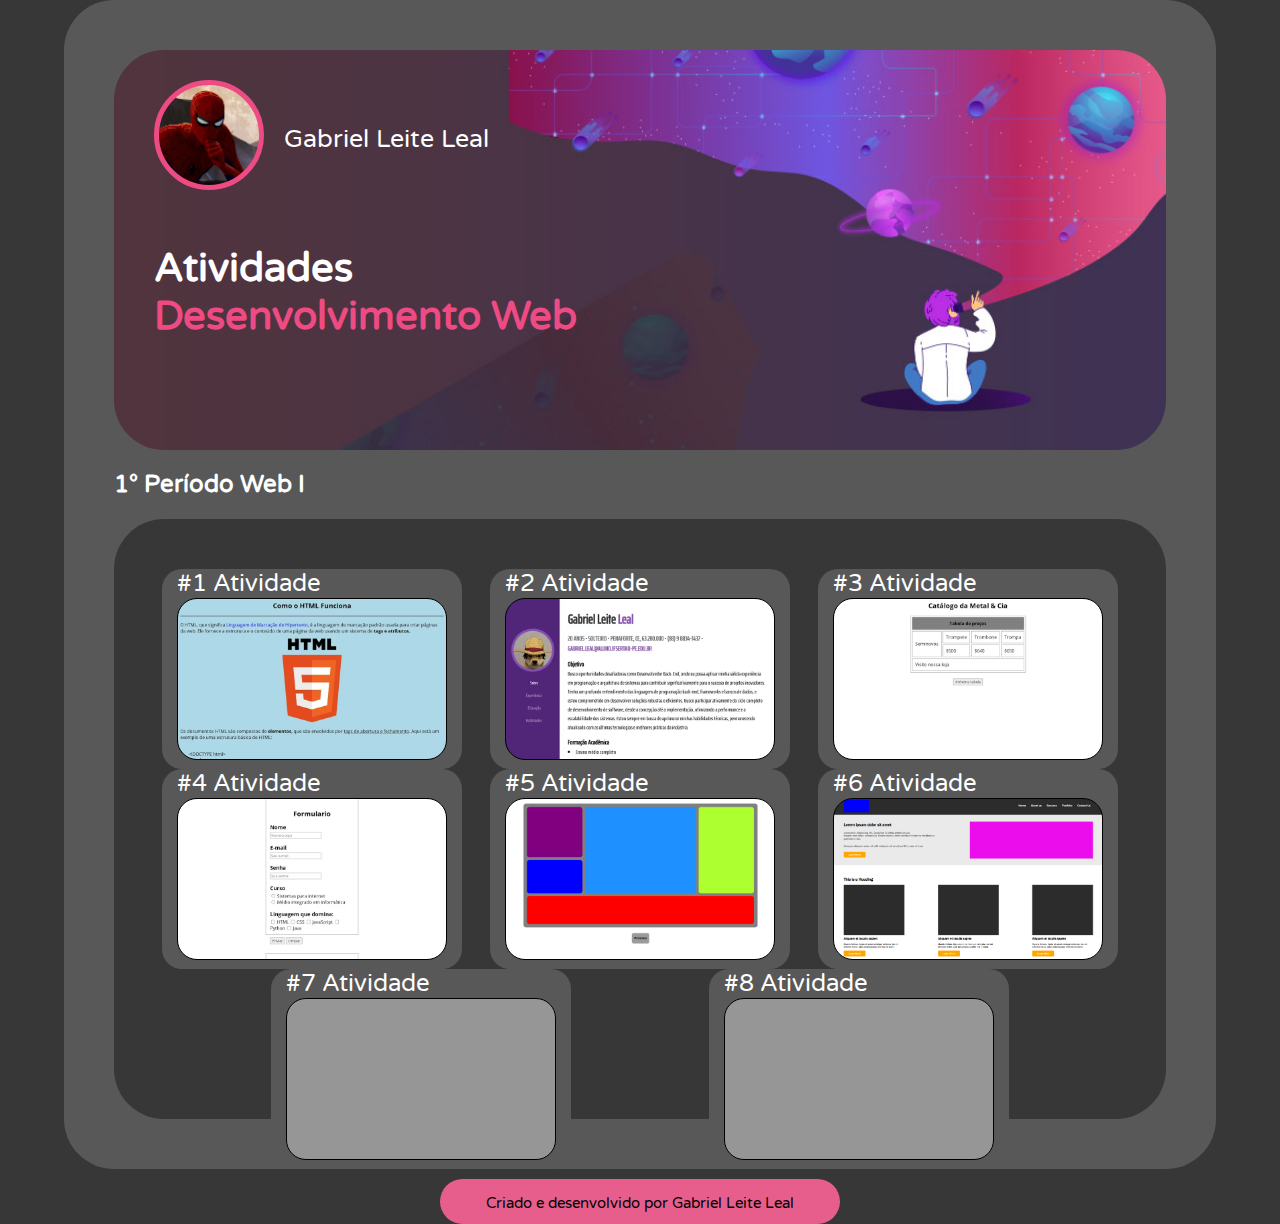
<file: index.html>
<!DOCTYPE html>
<html lang="en">

<head>
    <meta charset="UTF-8">
    <meta name="viewport" content="width=device-width, initial-scale=1.0">
    <link href="Template_atividades/index_style.css" rel="stylesheet" type="text/css">
    <title>Página Inicial</title>
</head>

<body>


    <!--<header class="header">Pivete é Sal</header>-->

    <div class="main">

        <div class="background">
            <div class="img-perfil"></div>
            <span>Gabriel Leite Leal</span>
            <h3>Atividades</h3>
            <h3><span>Desenvolvimento Web</span></h3>
        </div>

        <section class="section">

            <h2>1° Período Web I</h2>

            <main class="content">
                <div class="div1">
                    <h2 class="title-content">#1 Atividade</h2>
                    <a href="Template_atividades/Atividades/Atividade 1/index.html" target="_blank">
                        <div class="image-content"></div>
                    </a>
                </div>
                <div class="div2">
                    <h2 class="title-content">#2 Atividade</h2>
                    <a href="Template_atividades/Atividades/Atividade 2 - Curriculo/index.html" target="_blank">
                        <div class="image-content"></div>
                    </a>
                </div>
                <div class="div3">
                    <h2 class="title-content">#3 Atividade</h2>
                    <a href="Template_atividades/Atividades/Atividade 3/index.html" target="_blank">
                        <div class="image-content"></div>
                    </a>
                </div>
                <div class="div4">
                    <h2 class="title-content">#4 Atividade</h2>
                    <a href="Template_atividades/Atividades/Atividade 4 - Formulário/index.html" target="_blank">
                        <div class="image-content"></div>
                    </a>
                </div>
                <div class="div5">
                    <h2 class="title-content">#5 Atividade</h2>
                    <a href="Template_atividades/Atividades/Atividade 5 - Flexbox/At1/index.html" target="_blank">
                        <div class="image-content"></div>
                    </a>
                </div>
                <div class="div6">
                    <h2 class="title-content">#6 Atividade</h2>
                    <a href="Template_atividades/Atividades/Atividade 6 - Layout/index.html" target="_blank">
                        <div class="image-content"></div>
                    </a>
                </div>
                <div class="div7">
                    <h2 class="title-content">#7 Atividade</h2>
                    <a href="" target="_blank">
                        <div class="image-content"></div>
                    </a>
                </div>
                <div class="div8">
                    <h2 class="title-content">#8 Atividade</h2>
                    <a href="" target="_blank">
                        <div class="image-content"></div>
                    </a>
                </div>
            </main>
        </section>
    </div>

    <footer class="footer">Criado e desenvolvido por Gabriel Leite Leal</footer>

</body>

</html>
</file>
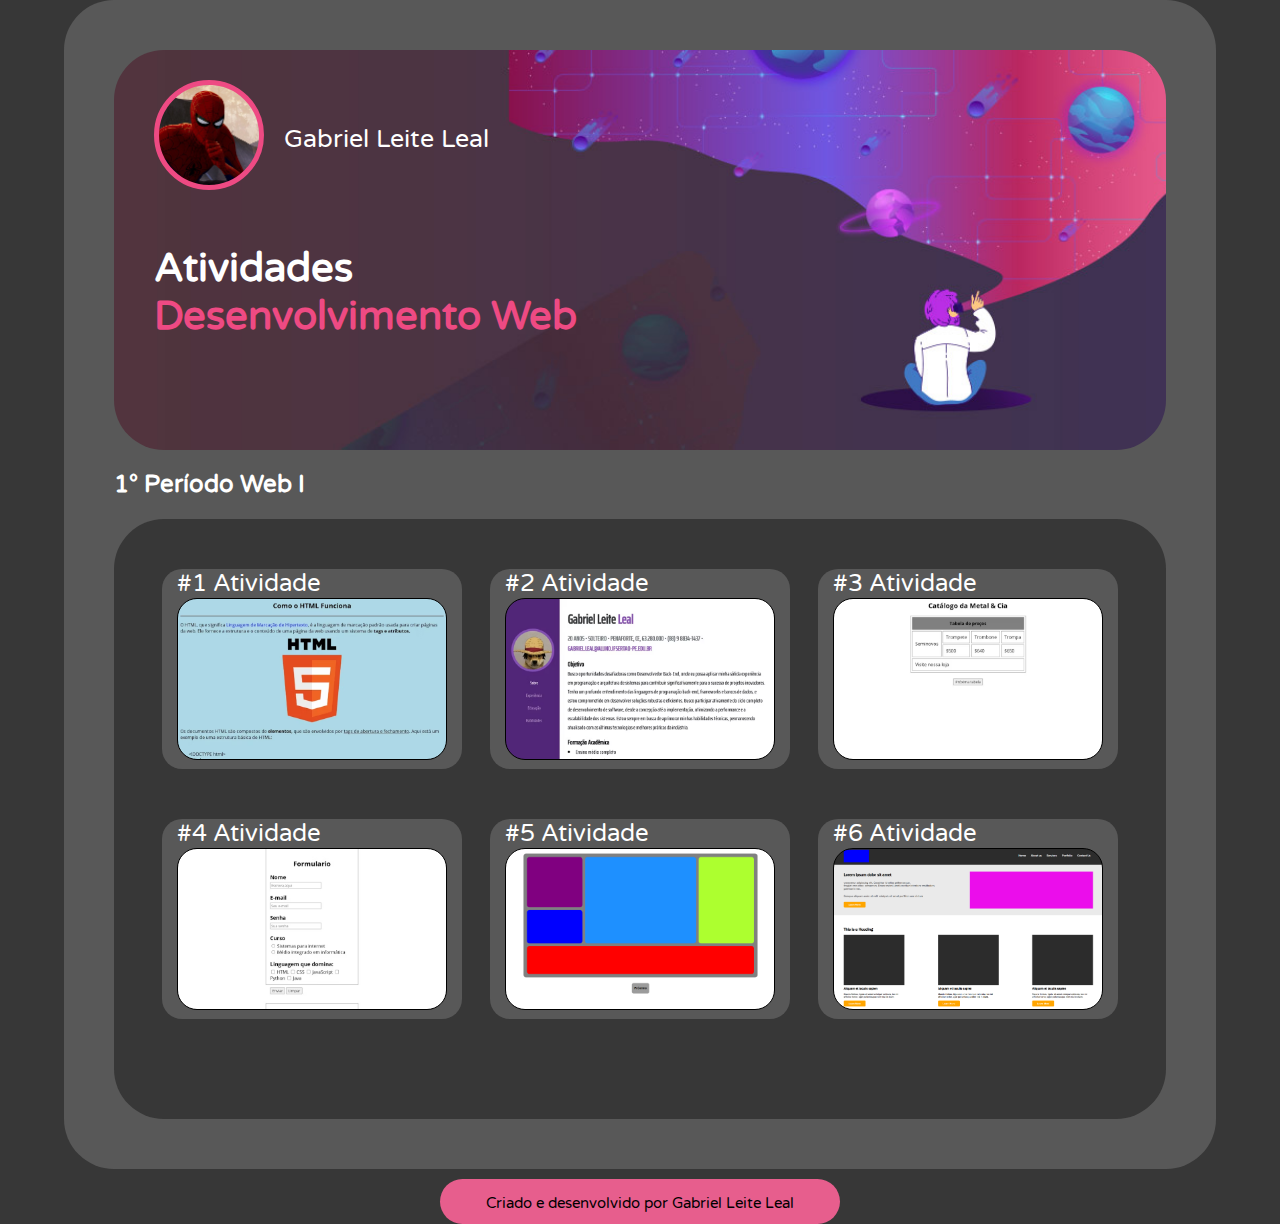
<file: Template_atividades/index.html>
<!DOCTYPE html>
<html lang="en">

<head>
    <meta charset="UTF-8">
    <meta name="viewport" content="width=device-width, initial-scale=1.0">
    <link href="index_style.css" rel="stylesheet" type="text/css">
    <title>Página Inicial</title>
</head>

<body>


    <!--<header class="header">Pivete é Sal</header>-->

    <div class="main">

        <div class="background">
            <div class="img-perfil"></div>
            <span>Gabriel Leite Leal</span>
            <h3>Atividades</h3>
            <h3><span>Desenvolvimento Web</span></h3>
        </div>

        <section class="section">

            <h2>1° Período Web I</h2>

            <main class="content">
                <div class="div1">
                    <h2 class="title-content">#1 Atividade</h2>
                    <a href="Atividades/Atividade 1/index.html" target="_blank">
                        <div class="image-content"></div>
                    </a>
                </div>
                <div class="div2">
                    <h2 class="title-content">#2 Atividade</h2>
                    <a href="Atividades/Atividade 2 - Curriculo/index.html" target="_blank">
                        <div class="image-content"></div>
                    </a>
                </div>
                <div class="div3">
                    <h2 class="title-content">#3 Atividade</h2>
                    <a href="Atividades/Atividade 3/index.html" target="_blank">
                        <div class="image-content"></div>
                    </a>
                </div>
                <div class="div4">
                    <h2 class="title-content">#4 Atividade</h2>
                    <a href="Atividades/Atividade 4 - Formulário/index.html" target="_blank">
                        <div class="image-content"></div>
                    </a>
                </div>
                <div class="div5">
                    <h2 class="title-content">#5 Atividade</h2>
                    <a href="" target="_blank">
                        <div class="image-content"></div>
                    </a>
                </div>
                <div class="div6">
                    <h2 class="title-content">#6 Atividade</h2>
                    <a href="" target="_blank">
                        <div class="image-content"></div>
                    </a>
                </div>
            </main>
        </section>
    </div>

    <footer class="footer">Criado e desenvolvido por Gabriel Leite Leal</footer>

</body>

</html>
</file>
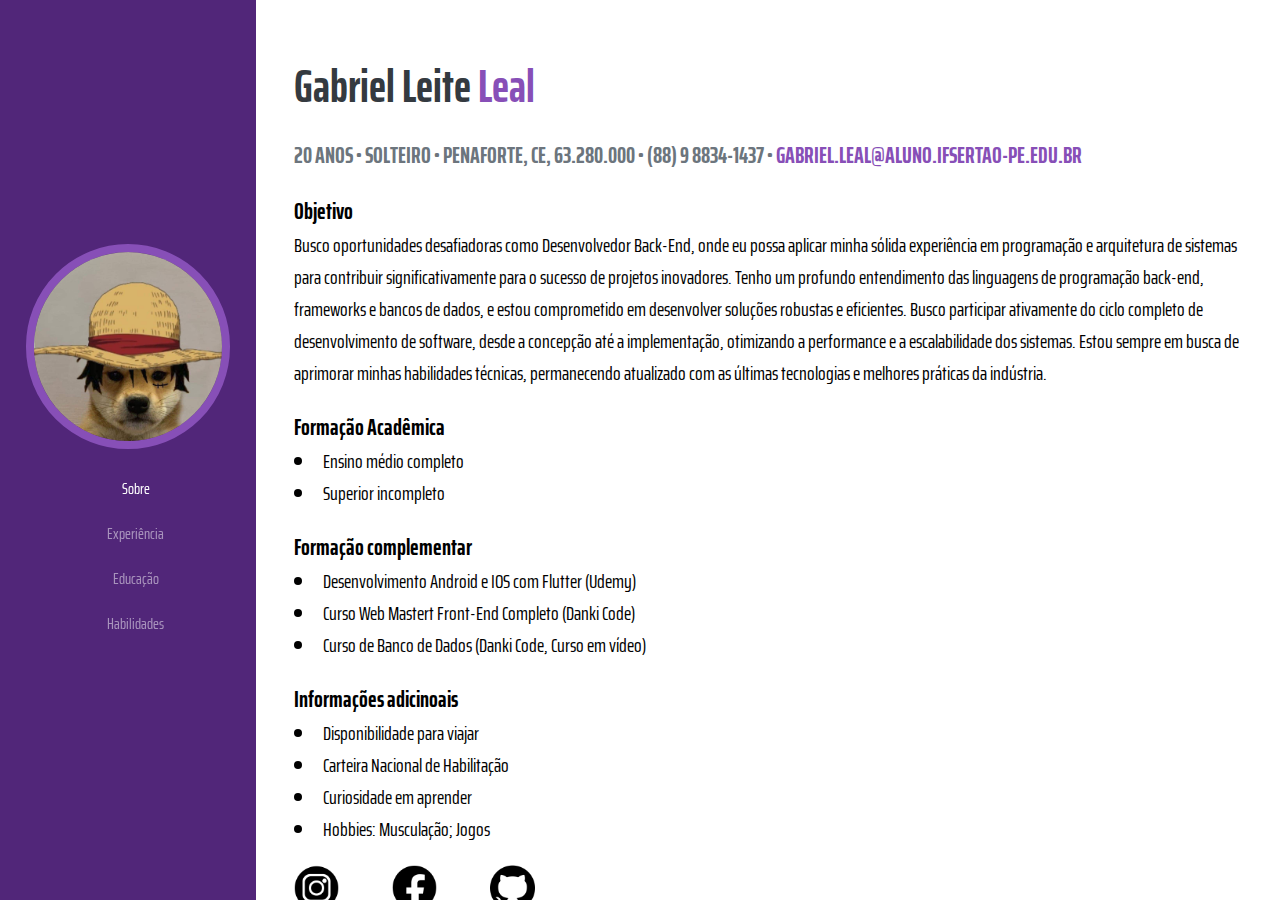
<file: Template_atividades/Atividades/Atividade 2 - Curriculo/index.html>
<!DOCTYPE html>
<html lang="en">
    <head>
        <meta charset="utf-8">
        <link href="index_style.css" type="text/css" rel="stylesheet">
        <link rel="preconnect" href="https://fonts.googleapis.com">
        <link rel="preconnect" href="https://fonts.gstatic.com" crossorigin>
        <link href="https://fonts.googleapis.com/css2?family=Saira+Extra+Condensed:wght@500&display=swap" rel="stylesheet">
    </head>

    <body>

        <div class="parent">

            <div class="sidebar">

                <div class="sidebar-pos">

                    <div class="img-sidebar">
                        <img src="images/Dog Luffy.jpg">
                    </div><!--Img-->

                    <div class="menu">
                        <span>Sobre</span>
                        <a href="#" target="_blank">Experiência</a>
                        <a href="#" target="_blank">Educação</a>
                        <a href="#" target="_blank">Habilidades</a>
                    </div><!--Menu-->

                </div><!--SideBar-Pos-->
                
            </div><!--Sidebar-->

            <div class="content">

                <section class="description">

                    <h2>Gabriel Leite <span>Leal</span></h2>
                    <h3>20 ANOS • SOLTEIRO • PENAFORTE, CE, 63.280.000 • (88) 9 8834-1437 • <a href="mailto:gabriel.leal@aluno.ifsertao-pe.edu.br" target="_blank">GABRIEL.LEAL@ALUNO.IFSERTAO-PE.EDU.BR</a></h3>
                    <h4 class="sub-title">Objetivo</h4>
                    <p>
                        Busco oportunidades desafiadoras como Desenvolvedor Back-End, onde eu possa aplicar minha sólida experiência 
                        em programação e arquitetura de sistemas para contribuir significativamente para o sucesso de projetos inovadores. 
                        Tenho um profundo entendimento das linguagens de programação back-end, frameworks e bancos de dados, e estou 
                        comprometido em desenvolver soluções robustas e eficientes. Busco participar ativamente do ciclo completo de 
                        desenvolvimento de software, desde a concepção até a implementação, otimizando a performance e a escalabilidade 
                        dos sistemas. Estou sempre em busca de aprimorar minhas habilidades técnicas, permanecendo atualizado com as 
                        últimas tecnologias e melhores práticas da indústria.
                    </p>

                    <h4 class="sub-title">Formação Acadêmica</h4>
                    <ul>
                        <li>Ensino médio completo</li>
                        <li>Superior incompleto</li>
                    </ul>

                    <h4 class="sub-title">Formação complementar</h4>
                    <ul>
                        <li>Desenvolvimento Android e IOS com Flutter (Udemy)</li>
                        <li>Curso Web Mastert Front-End Completo (Danki Code)</li>
                        <li>Curso de Banco de Dados (Danki Code, Curso em vídeo)</li>
                    </ul>

                    <h4 class="sub-title">Informações adicinoais</h4>
                    <ul>
                        <li>Disponibilidade para viajar</li>
                        <li>Carteira Nacional de Habilitação</li>
                        <li>Curiosidade em aprender</li>
                        <li>Hobbies: Musculação; Jogos</li>
                    </ul>

                    <div class="icons">
                        <div class="insta">
                            <a href="https://www.instagram.com/gabrielleiteleal?igsh=MThvM3NkcmZodHA0Mg==" target="_blank"><img src="images/instagram.png"></a>
                        </div>
                        <div class="face">
                            <a href="#" target="_blank"><img src="images/facebook.png"></a>
                        </div>
                        <div class="git">
                            <a href="https://github.com/Gabriellealleite" target="_blank"><img src="images/github.png"></a>
                        </div>
                    </div><!--Icons-->

                    <h4 class="sub-title">Skills</h4>
                    <div class="skills">
                        <span>Python</span>
                        <span>•</span>
                        <span>Java</span>
                        <span>•</span>
                        <span>JavaScript</span>
                        <span>•</span>
                        <span>MySQL</span>
                        <span>•</span>
                        <span>Firebase</span>
                        <span>•</span>
                        <span>MongoDB</span>
                        <span>•</span>
                        <span>Cyber Security</span>
                        <span>•</span>
                        <span>HTML5</span>
                        <span>•</span>
                        <span>CSS3</span>
                        <span>•</span>
                        <span>Git</span>
                    </div><!--Skills-->

                </section><!--Description-->

            </div><!--Content-->

        </div><!--Parent-->

    </body>
</html>
</file>
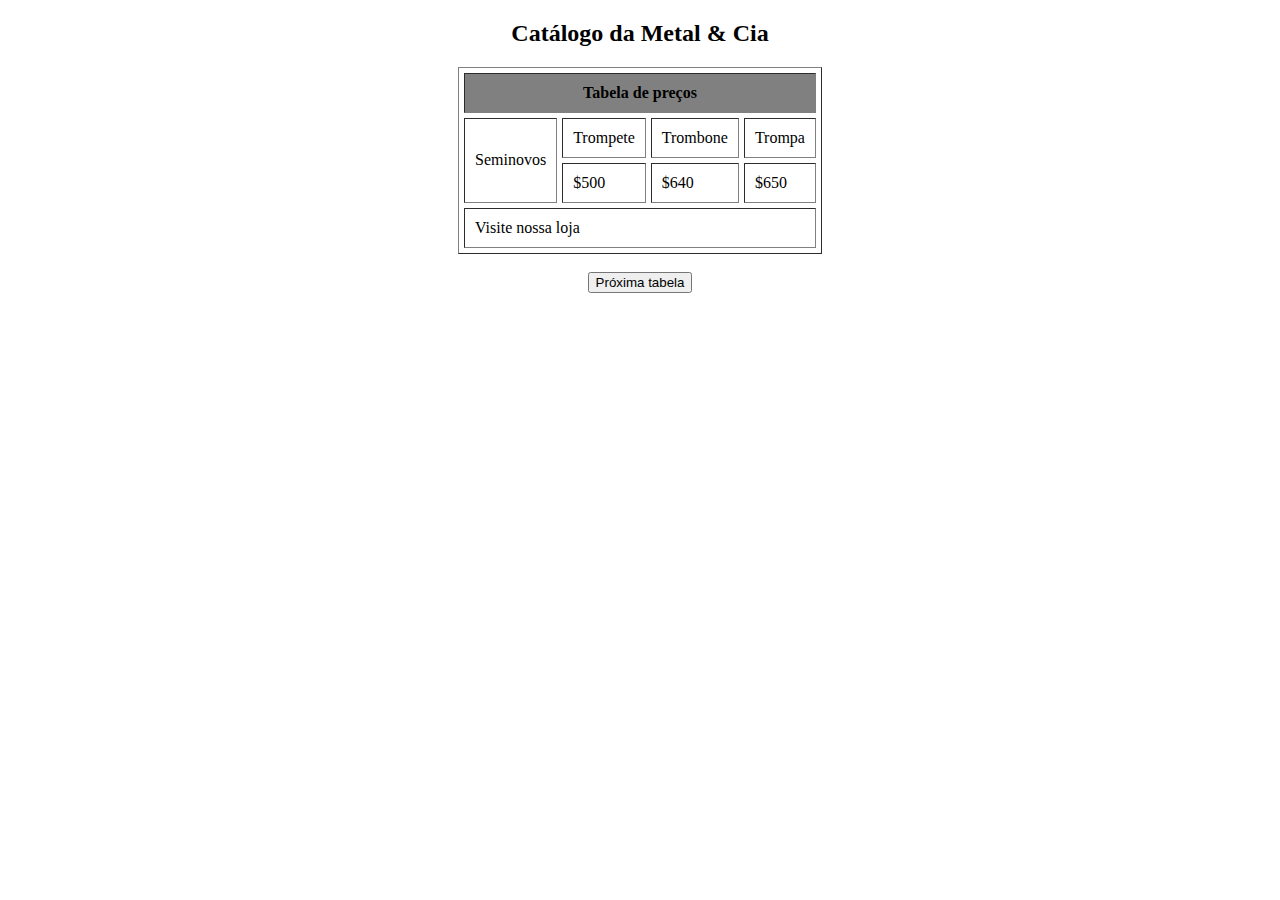
<file: Template_atividades/Atividades/Atividade 3/index.html>
<!DOCTYPE html>
<html lang="en">
<head>
    <meta charset="UTF-8">
    <meta http-equiv="X-UA-Compatible" content="IE=edge">
    <meta name="viewport" content="width=device-width, initial-scale=1.0">
    <title>Tabela 1</title>
</head>
<body align="center">
    

    <h2>Catálogo da Metal & Cia</h2>
    <table border="1" align="center" cellspacing="5" cellpadding="10">
        <tr>
            <th colspan="4" bgcolor="gray">Tabela de preços</th>
        </tr>
        <tr>
            <td rowspan="2">Seminovos</td>
            <td>Trompete</td>
            <td>Trombone</td>
            <td>Trompa</td>
        </tr>
        <tr>
            <td align="left">$500</td>
            <td align="left">$640</td>
            <td align="left">$650</td>
        </tr>
        <tr>
            <td colspan="4" align="left">Visite nossa loja</td>
        </tr>
    </table>

    <br>
    <center>
        <a href="tabela2.html"><input type="button" value="Próxima tabela" ></a>
    </center>
    
</body>
</html>
</file>
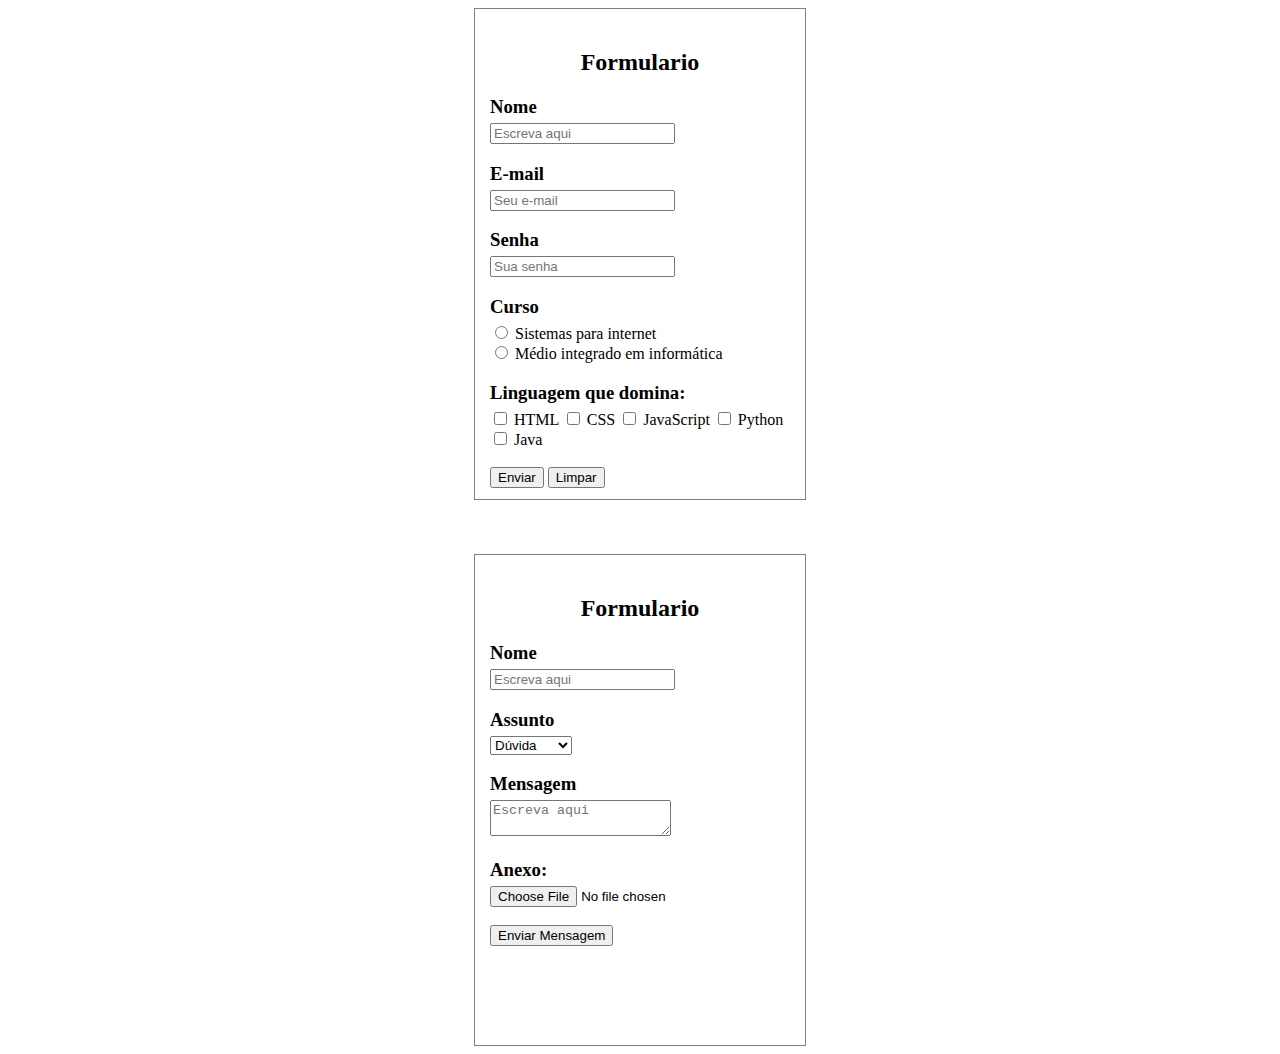
<file: Template_atividades/Atividades/Atividade 4 - Formulário/index.html>
<!DOCTYPE html>
<html lang="en">
    <head>
        <meta charset="UTF-8">
        <meta name="viewport" content="width=device-width, initial-scale=1.0">
        <link href="">
        <title>Formulário</title>
    </head>

    <body>

        <center>

            <form align="left" style="width: 300px; height: 450px; border: 1px solid gray; padding-left: 30px; padding: 20px 15px;">
                <h2 align="center">Formulario</h2>

                <h3 style="margin-bottom: 5px;">Nome</h3>
                <input type="text" placeholder="Escreva aqui">

                <h3 style="margin-bottom: 5px;">E-mail</h3>
                <input type="email" placeholder="Seu e-mail">

                <h3 style="margin-bottom: 5px;">Senha</h3>
                <input type="password" placeholder="Sua senha">

                <h3 style="margin-bottom: 5px;">Curso</h3>
                <input type="radio" name="radio">
                <span>Sistemas para internet</span>


                <br>
                <input type="radio" name="radio">
                <span>Médio integrado em informática</span>


                <h3 style="margin-bottom: 5px;">Linguagem que domina:</h3>
                <input type="checkbox">
                <span>HTML</span>
                <input type="checkbox">
                <span>CSS</span>
                <input type="checkbox">
                <span>JavaScript</span>
                <input type="checkbox">
                <span>Python</span>
                <input type="checkbox">
                <span>Java</span>
                <br>
                <br>

                <input type="submit" value="Enviar">
                <input type="reset" value="Limpar">

            </form>  

        </center><!--Center Form 1-->

        <br>
        <br>
        <br>

        <center>

            <form align="left" style="width: 300px; height: 450px; border: 1px solid gray; padding-left: 30px; padding: 20px 15px;">
                <h2 align="center">Formulario</h2>

                <h3 style="margin-bottom: 5px;">Nome</h3>
                <input type="text" placeholder="Escreva aqui">

                <h3 style="margin-bottom: 5px;">Assunto</h3>
                <select>
                    <option>Dúvida</option>
                    <option>Assunto 2</option>
                    <option>Assunto 3</option>
                </select>

                <h3 style="margin-bottom: 5px;">Mensagem</h3>
                <textarea placeholder="Escreva aqui"></textarea>


                <h3 style="margin-bottom: 5px;">Anexo:</h3>
                <input type="file">
                <br>
                <br>

                <input type="submit" value="Enviar Mensagem">

            </form>  

        </center><!--Center Form 2-->
          
    </body>
</html>
</file>
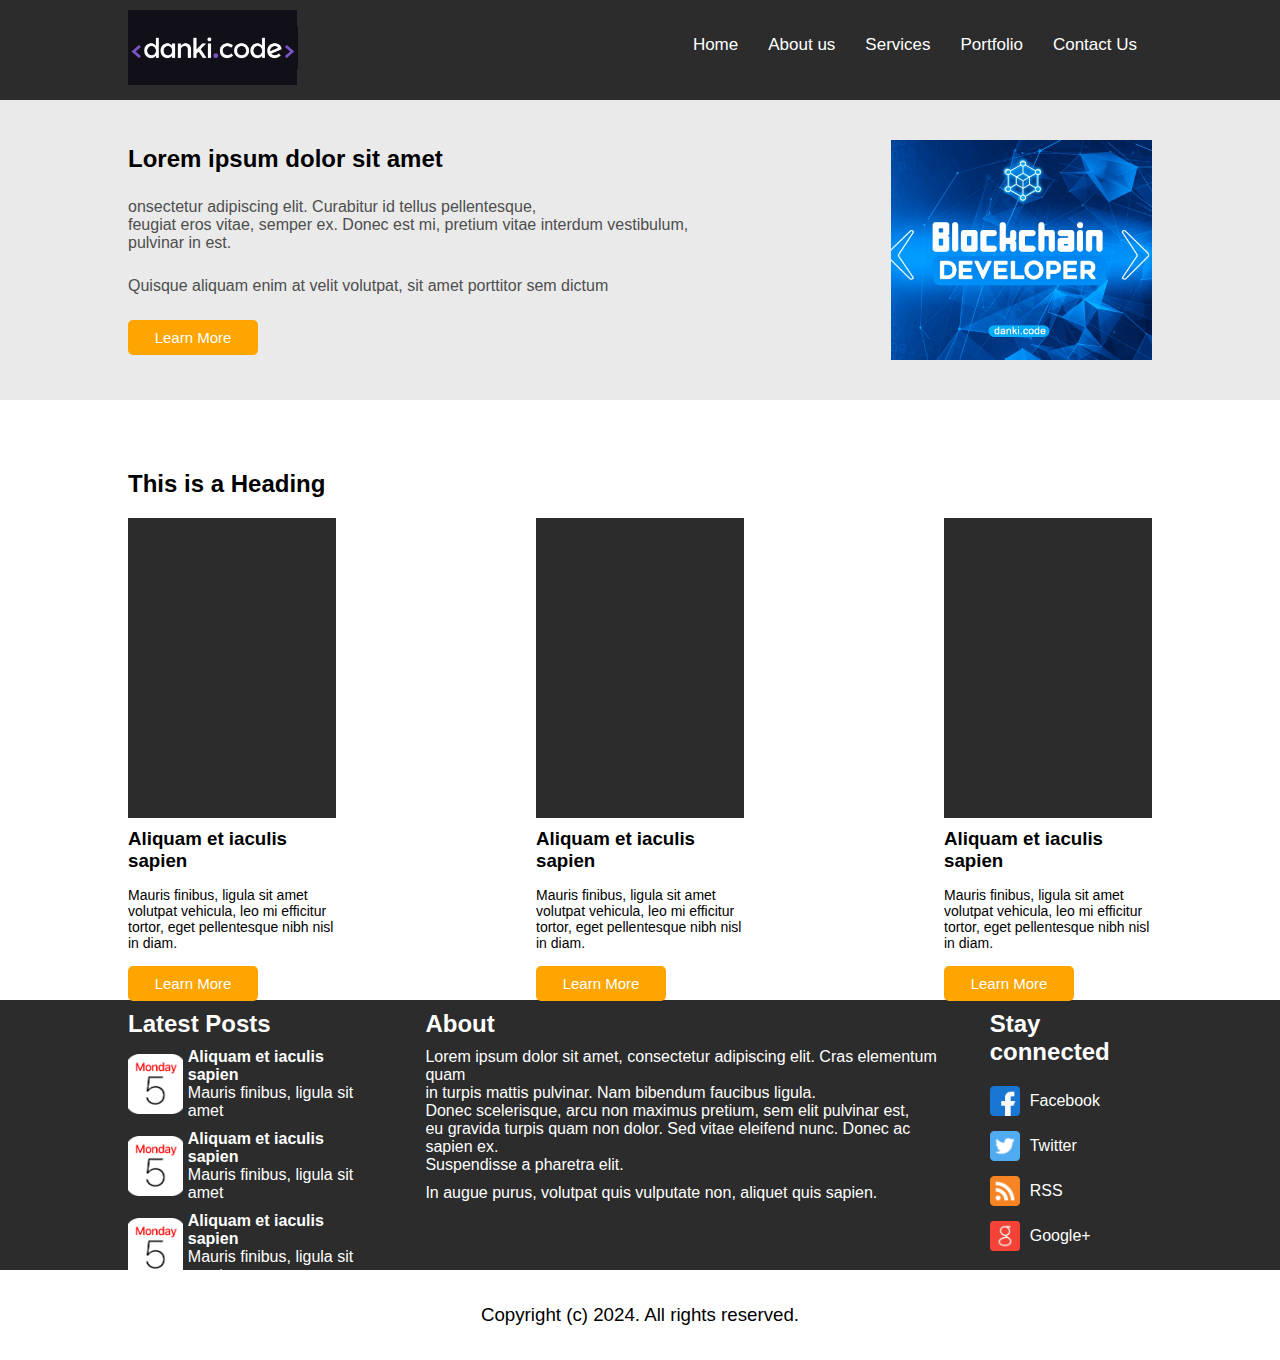
<file: Template_atividades/Atividades/Atividade 6 - Layout/index.html>
<!DOCTYPE html>
<html lang="pt-BR">

<head>
    <meta charset="UTF-8">
    <meta name="viewport" content="width=device-width, initial-scale=1.0">
    <link href="index_style.css" rel="stylesheet">
    <title>Layout</title>
</head>

<body>

    <div class="container">
        <header>
            <div class="logo"></div>
            <div class="pages">
                <ul>
                    <li><a href="#">Home</a></li>
                    <li><a href="#">About us</a></li>
                    <li><a href="#">Services</a></li>
                    <li><a href="#">Portfolio</a></li>
                    <li><a href="#">Contact Us</a></li>
                </ul>

            </div><!--Pages-->
        </header><!--Header-->

        <section>
            <div class="resumo">
                <h2>Lorem ipsum dolor sit amet</h2>
                <p>onsectetur adipiscing elit. Curabitur id tellus pellentesque, <br>feugiat eros vitae, semper ex.  Donec
                    est mi, pretium vitae interdum vestibulum, <br>pulvinar in est. </p>
                <p>Quisque aliquam enim at velit volutpat, sit amet porttitor sem dictum</p>
                <button>Learn More</button>
            </div>
            <div class="banner"></div>
        </section><!--Section-->

        <main>
            <h2>This is a Heading</h2>
            <div class="content">
                <div class="bloco-1">
                    <div class="img-1"></div>
                    <h3>Aliquam et iaculis sapien</h3>
                    <p>Mauris finibus, ligula sit amet volutpat vehicula, leo mi efficitur tortor, eget pellentesque
                        nibh nisl in diam.</p>
                    <button>Learn More</button>
                </div><!--Bloco 1-->
                <div class="bloco-2">
                    <div class="img-2"></div>
                    <h3>Aliquam et iaculis sapien</h3>
                    <p>Mauris finibus, ligula sit amet volutpat vehicula, leo mi efficitur tortor, eget pellentesque
                        nibh nisl in diam.</p>
                    <button>Learn More</button>
                </div><!--Bloco 2-->
                <div class="bloco-3">
                    <div class="img-3"></div>
                    <h3>Aliquam et iaculis sapien</h3>
                    <p>Mauris finibus, ligula sit amet volutpat vehicula, leo mi efficitur tortor, eget pellentesque
                        nibh nisl in diam.</p>
                    <button>Learn More</button>
                </div><!--Bloco 3-->
            </div><!--Content-->
        </main><!--Main-->

        <div class="final-section">
            <div class="posts">
                <h2>Latest Posts</h2>
                <div class="dates">
                    <div class="date-1">
                        <div class="img"></div>
                        <div class="desc">
                            <h4>Aliquam et iaculis sapien</h4>
                            <p>Mauris finibus, ligula sit amet</p>
                        </div>
                    </div>
                    <div class="date-2">
                        <div class="img"></div>
                        <div class="desc">
                            <h4>Aliquam et iaculis sapien</h4>
                            <p>Mauris finibus, ligula sit amet</p>
                        </div>
                    </div>
                    <div class="date-3">
                        <div class="img"></div>
                        <div class="desc">
                            <h4>Aliquam et iaculis sapien</h4>
                            <p>Mauris finibus, ligula sit amet</p>
                        </div>
                    </div>
                </div>
            </div><!--Posts-->
            <div class="about">
                <h2>About</h2>
                <p>Lorem ipsum dolor sit amet, consectetur adipiscing elit. Cras elementum quam <br>in turpis mattis pulvinar. Nam bibendum faucibus ligula. <br>Donec scelerisque, arcu non maximus pretium, sem elit pulvinar est,<br> eu gravida turpis quam non dolor. Sed vitae eleifend nunc. Donec ac sapien ex. <br>Suspendisse a pharetra elit.</p>
                <p>In augue purus, volutpat quis vulputate non, aliquet quis sapien.</p>
            </div><!--About-->
            <div class="social">
                <h2>Stay connected</h2>
                <div class="columns-connected">
                    <div class="facebook">
                        <div class="face-img"></div>
                        <a href="#">Facebook</a>
                    </div>
                    <div class="twitter">
                        <div class="twt-img"></div>
                        <a href="#">Twitter</a>
                    </div>
                    <div class="rss">
                        <div class="rss-img"></div>
                        <a href="#">RSS</a>
                    </div>
                    <div class="google">
                        <div class="google-img"></div>
                        <a href="#">Google+</a>
                    </div>
                </div>
            </div><!--Social-->
        </div><!--Final Section-->

        <footer>
            <h3>Copyright (c) 2024. All rights reserved.</h3>
        </footer>
    </div><!--Container-->

</body>

</html>
</file>
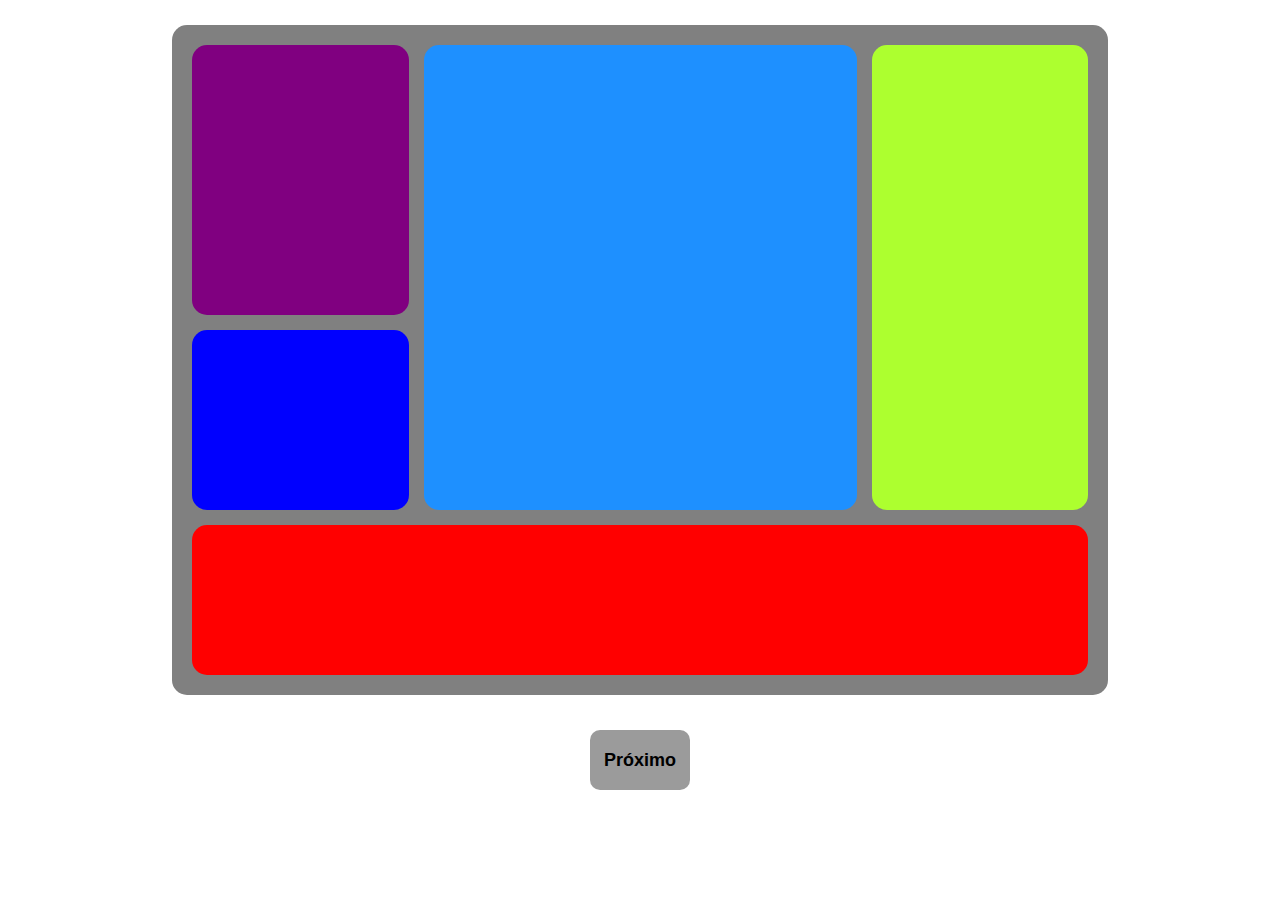
<file: Template_atividades/Atividades/Atividade 5 - Flexbox/At1/index.html>
<!DOCTYPE html>
<html lang="en">

<head>
    <meta charset="UTF-8">
    <meta name="viewport" content="width=device-width, initial-scale=1.0">
    <link href="index_style.css" rel="stylesheet">
    <title>Flexbox 1</title>
</head>

<body>

    <div class="container">
        <div class="content">
            <div class="aside">
                <div class="d1"></div>
                <div class="d2"></div>
            </div>
            <div class="d3"></div>
            <div class="d4"></div>
        </div>


        <div class="footer"></div>
    </div>

    <a href="../At2/index.html">Próximo</a>

</body>

</html>
</file>
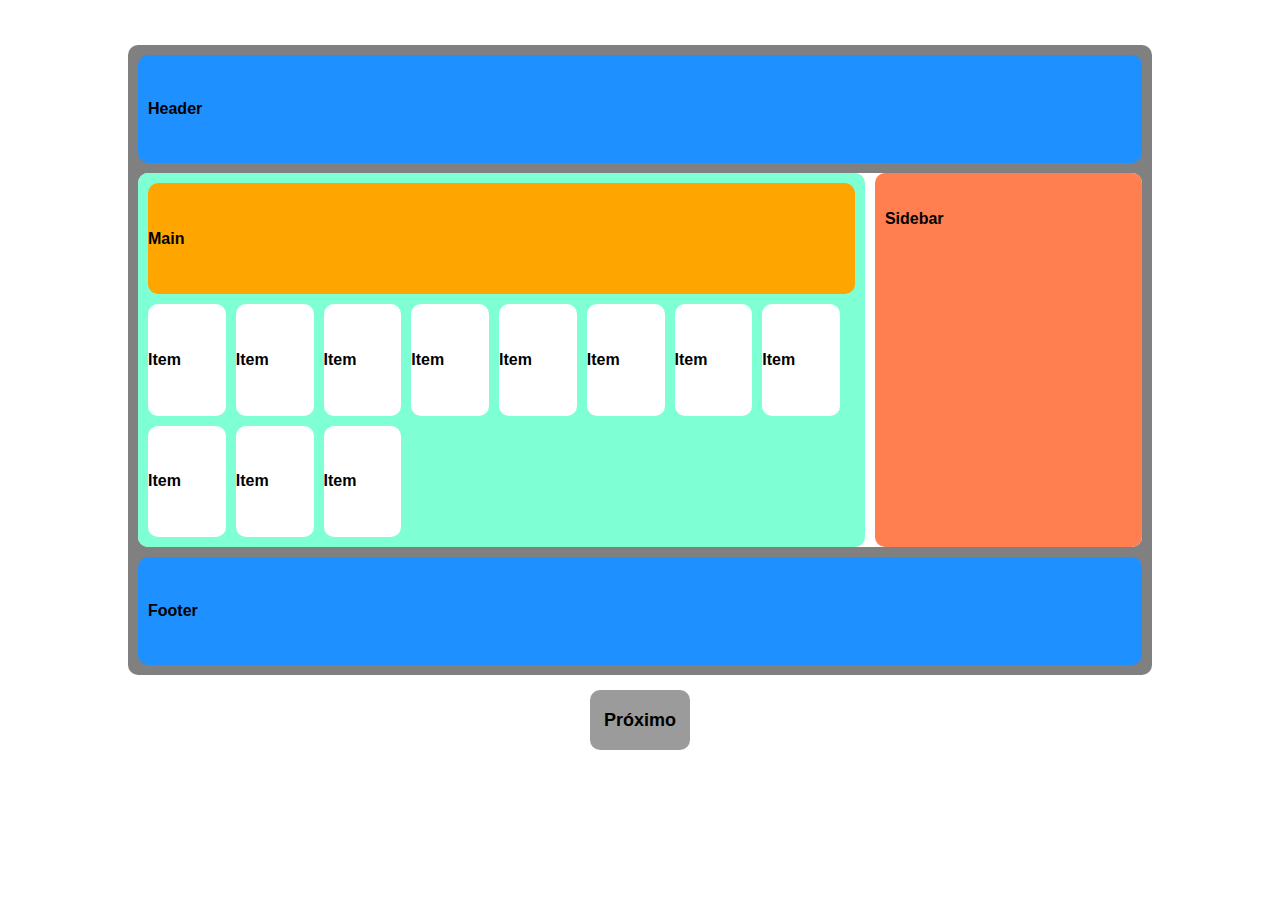
<file: Template_atividades/Atividades/Atividade 5 - Flexbox/At2/index.html>
<!DOCTYPE html>
<html lang="en">
<head>
    <meta charset="UTF-8">
    <meta name="viewport" content="width=device-width, initial-scale=1.0">
    <link href="index_style.css" rel="stylesheet">
    <title>Flexbox 2</title>
</head>
<body>
    <div class="container">
        <div class="header">Header</div>
        <div class="content">
            <div class="main">
                <div class="block">Main</div>
                <div class="item">Item</div>
                <div class="item">Item</div>
                <div class="item">Item</div>
                <div class="item">Item</div>
                <div class="item">Item</div>
                <div class="item">Item</div>
                <div class="item">Item</div>
                <div class="item">Item</div>
                <div class="item">Item</div>
                <div class="item">Item</div>
                <div class="item">Item</div>
                
            </div>
            <div class="sidebar">Sidebar</div>
        </div>
        <div class="footer">Footer</div>
    </div>

    <a href="../At3/index.html">Próximo</a>

</body>
</html>
</file>
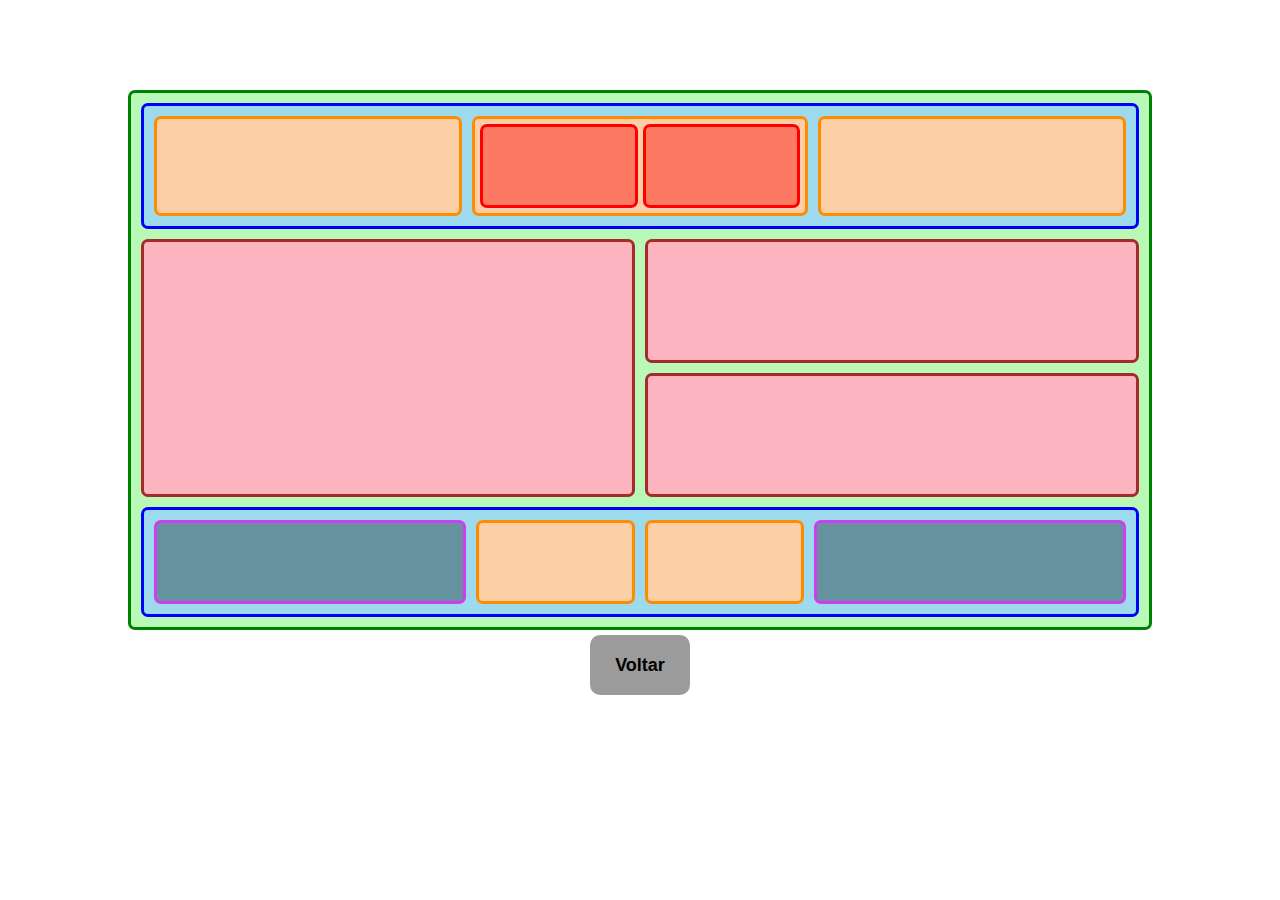
<file: Template_atividades/Atividades/Atividade 5 - Flexbox/At3/index.html>
<!DOCTYPE html>
<html lang="en">

<head>
    <meta charset="UTF-8">
    <meta name="viewport" content="width=device-width, initial-scale=1.0">
    <link href="index_style.css" rel="stylesheet">
    <title>Flexbox 3</title>
</head>

<body>

    <div class="container">

        <div class="header">
            <div class="h1"></div>
            <div class="h2">
                <div class="h-f1"></div>
                <div class="h-f2"></div>
            </div>
            <div class="h3"></div>
        </div>

        <div class="main">
            <div class="content"></div>
            <div class="aside">
                <div class="a-1"></div>
                <div class="a-2"></div>
            </div>
        </div>

        <div class="footer">
            <div class="f-1"></div>
            <div class="f-2"></div>
            <div class="f-3"></div>
            <div class="f-4"></div>
        </div>

    </div>

    <a href="../At1/index.html">Voltar</a>

</body>

</html>
</file>
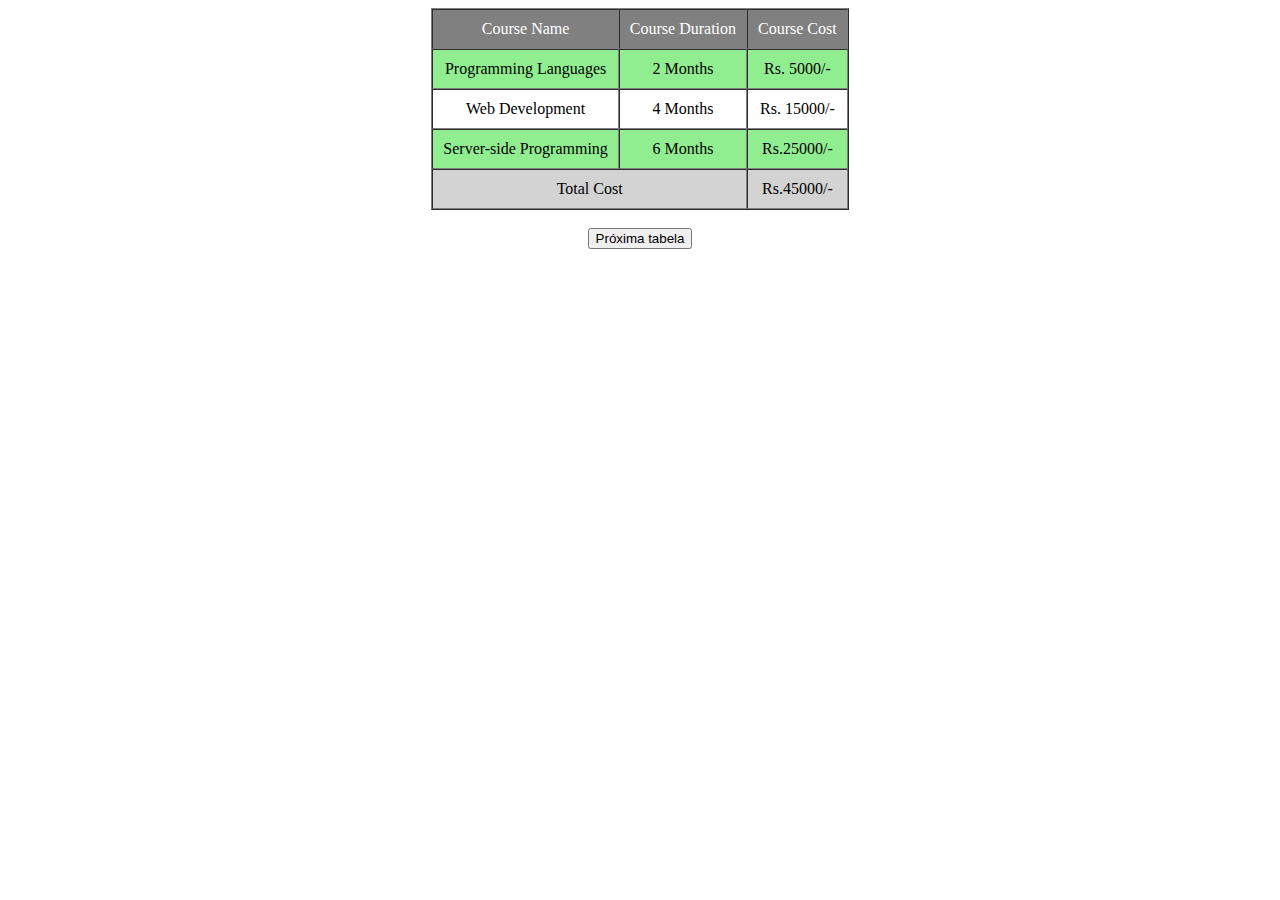
<file: Template_atividades/Atividades/Atividade 3/tabela2.html>
<!DOCTYPE html>
<html lang="en">
<head>
    <meta charset="UTF-8">
    <meta http-equiv="X-UA-Compatible" content="IE=edge">
    <meta name="viewport" content="width=device-width, initial-scale=1.0">
    <title>Tabela 2</title>
</head>
<body>
    
    <table border="1" align="center" cellspacing="0" cellpadding="10">
        <tr align="center" bgcolor="gray" >
            <td><font color="white">Course Name</font></td>
            <td><font color="white">Course Duration</font></td>
            <td><font color="white">Course Cost</font></td>
        </tr>
        <tr align="center" bgcolor="lightgreen">
            <td>Programming Languages</td>
            <td>2 Months</td>
            <td>Rs. 5000/-</td>
        </tr>
        <tr align="center">
            <td>Web Development</td>
            <td>4 Months</td>
            <td>Rs. 15000/-</td>
        </tr>
        <tr align="center" bgcolor="lightgreen">
            <td>Server-side Programming</td>
            <td>6 Months</td>
            <td>Rs.25000/-</td>
        </tr>
        <tr align="center" bgcolor="lightgray">
            <td colspan="2">Total Cost</td>
            <td>Rs.45000/-</td>
        </tr>
    </table>

    <br>
    <center>
        <a href="tabela3.html"><input type="button" value="Próxima tabela" ></a>
    </center>

</body>
</html>
</file>
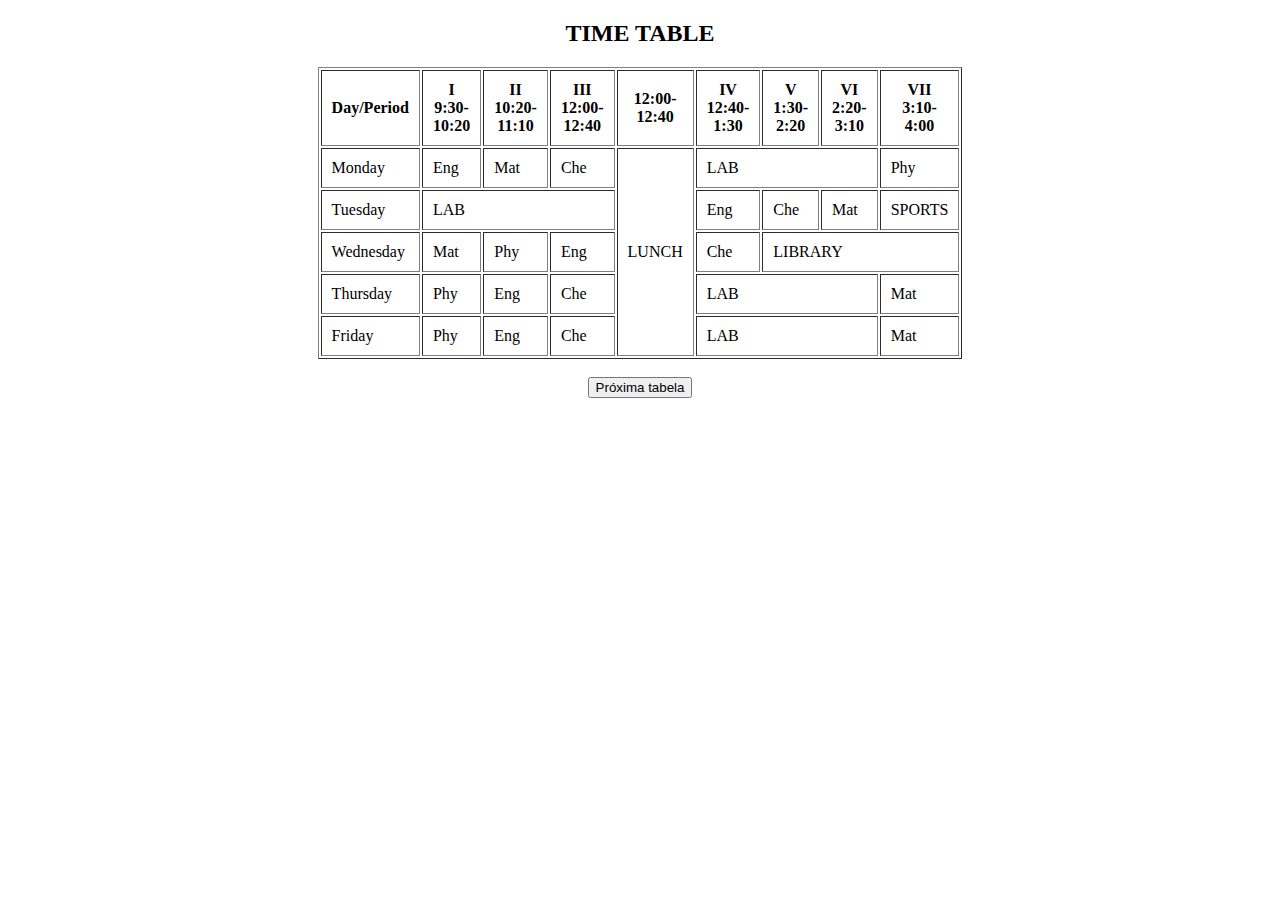
<file: Template_atividades/Atividades/Atividade 3/tabela3.html>
<!DOCTYPE html>
<html lang="en">
<head>
    <meta charset="UTF-8">
    <meta http-equiv="X-UA-Compatible" content="IE=edge">
    <meta name="viewport" content="width=device-width, initial-scale=1.0">
    <title>Tabela 3</title>
</head>
<body>
    

    <h2 align="center">TIME TABLE</h2>
    <table border="1" align="center" cellpadding="10">
        <tr>
            <th>Day/Period</th>
            <th>I<br>9:30-<br>10:20</th>
            <th>II<br>10:20-<br>11:10</th>
            <th>III<br>12:00-<br>12:40</th>
            <th>12:00-<br>12:40</th>
            <th>IV<br>12:40-<br>1:30</th>
            <th>V<br>1:30-<br>2:20</th>
            <th>VI<br>2:20-<br>3:10</th>
            <th>VII<br>3:10-<br>4:00</th>
        </tr>
        <tr>
            <td>Monday</td>
            <td>Eng</td>
            <td>Mat</td>
            <td>Che</td>
            <td rowspan="5">LUNCH</td>
            <td colspan="3">LAB</td>
            <td>Phy</td>
        </tr>
        <tr>
            <td>Tuesday</td>
            <td colspan="3">LAB</td>
            <td>Eng</td>
            <td>Che</td>
            <td>Mat</td>
            <td>SPORTS</td>
        </tr>
        <tr>
            <td>Wednesday</td>
            <td>Mat</td>
            <td>Phy</td>
            <td>Eng</td>
            <td>Che</td>
            <td colspan="3">LIBRARY</td>
        </tr>
        <tr>
            <td>Thursday</td>
            <td>Phy</td>
            <td>Eng</td>
            <td>Che</td>
            <td colspan="3">LAB</td>
            <td>Mat</td>
        </tr>
        <tr>
            <td>Friday</td>
            <td>Phy</td>
            <td>Eng</td>
            <td>Che</td>
            <td colspan="3">LAB</td>
            <td>Mat</td>
        </tr>
    </table>

    <br>
    <center>
        <a href="tabela4.html"><input type="button" value="Próxima tabela" ></a>
    </center>

</body>
</html>
</file>
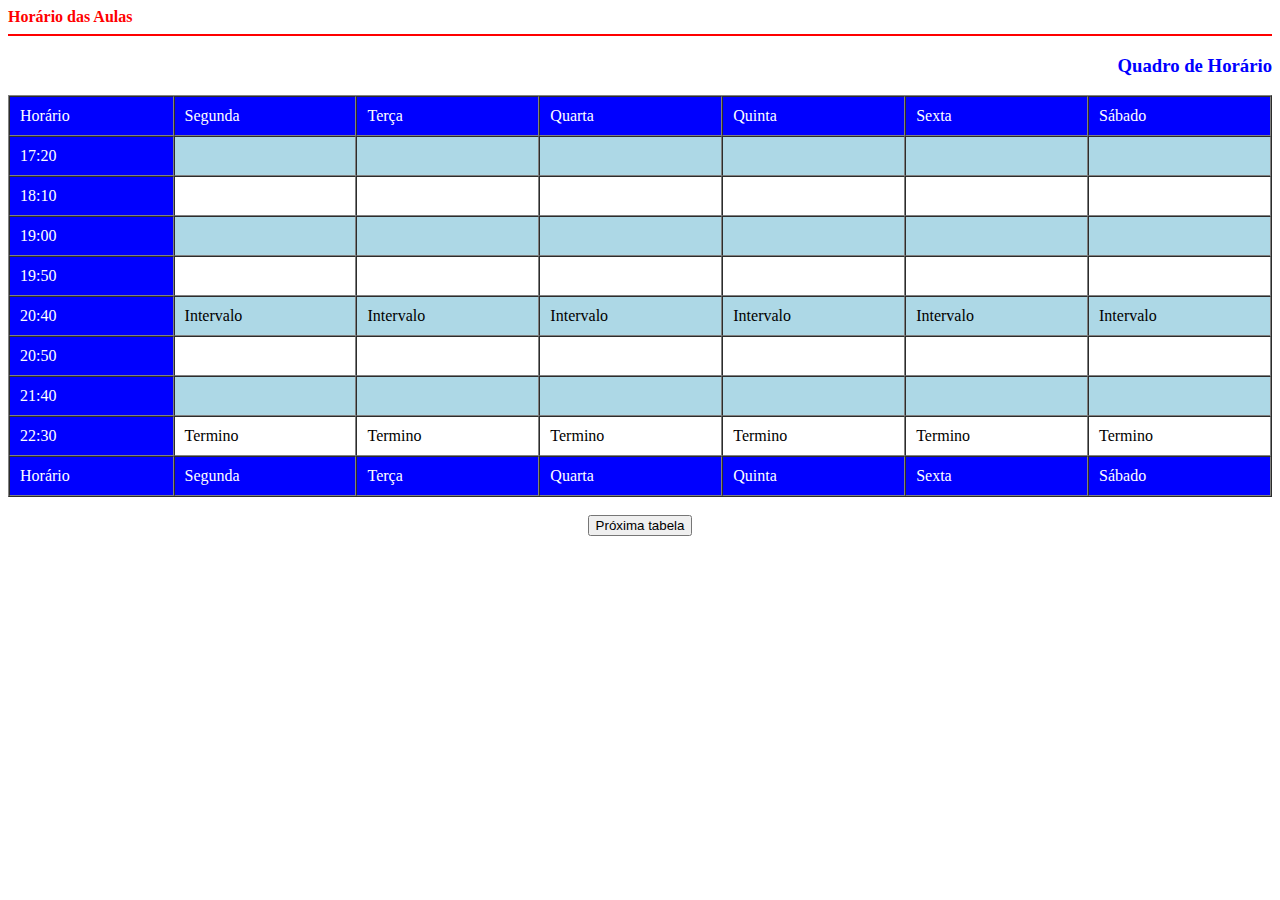
<file: Template_atividades/Atividades/Atividade 3/tabela4.html>
<!DOCTYPE html>
<html lang="en">
<head>
    <meta charset="UTF-8">
    <meta http-equiv="X-UA-Compatible" content="IE=edge">
    <meta name="viewport" content="width=device-width, initial-scale=1.0">
    <title>Tabela 4</title>
</head>
<body>

    <span><font color="red"><b>Horário das Aulas</b></font></span>
    <hr color="red">
    <h3 align="right"><font color="blue">Quadro de Horário</font></h3>
    
    <table border="1" cellpadding="10" cellspacing="0" width="100%">

        <tr bgcolor="blue">
            <td><font color="white">Horário</font></td>
            <td><font color="white">Segunda</font></td>
            <td><font color="white">Terça</font></td>
            <td><font color="white">Quarta</font></td>
            <td><font color="white">Quinta</font></td>
            <td><font color="white">Sexta</font></td>
            <td><font color="white">Sábado</font></td>
        </tr>
        <tr bgcolor="lightblue">
            <td bgcolor="blue"><font color="white">17:20</font></td>
            <td></td>
            <td></td>
            <td></td>
            <td></td>
            <td></td>
            <td></td>
        </tr>
        <tr bgcolor="white">
            <td bgcolor="blue"><font color="white">18:10</font></td>
            <td></td>
            <td></td>
            <td></td>
            <td></td>
            <td></td>
            <td></td>
        </tr>
        <tr bgcolor="lightblue">
            <td bgcolor="blue"><font color="white">19:00</font></td>
            <td></td>
            <td></td>
            <td></td>
            <td></td>
            <td></td>
            <td></td>
        </tr>
        <tr bgcolor="white">
            <td bgcolor="blue"><font color="white">19:50</font></td>
            <td></td>
            <td></td>
            <td></td>
            <td></td>
            <td></td>
            <td></td>
        </tr>
        <tr bgcolor="lightblue">
            <td bgcolor="blue"><font color="white">20:40</font></td>
            <td>Intervalo</td>
            <td>Intervalo</td>
            <td>Intervalo</td>
            <td>Intervalo</td>
            <td>Intervalo</td>
            <td>Intervalo</td>
        </tr>
        <tr bgcolor="white">
            <td bgcolor="blue"><font color="white">20:50</font></td>
            <td></td>
            <td></td>
            <td></td>
            <td></td>
            <td></td>
            <td></td>
        </tr>
        <tr bgcolor="lightblue">
            <td bgcolor="blue"><font color="white">21:40</font></td>
            <td></td>
            <td></td>
            <td></td>
            <td></td>
            <td></td>
            <td></td>
        </tr>
        <tr bgcolor="white">
            <td bgcolor="blue"><font color="white">22:30</font></td>
            <td>Termino</td>
            <td>Termino</td>
            <td>Termino</td>
            <td>Termino</td>
            <td>Termino</td>
            <td>Termino</td>
        </tr>
        <tr bgcolor="blue">
            <td><font color="white">Horário</font></td>
            <td><font color="white">Segunda</font></td>
            <td><font color="white">Terça</font></td>
            <td><font color="white">Quarta</font></td>
            <td><font color="white">Quinta</font></td>
            <td><font color="white">Sexta</font></td>
            <td><font color="white">Sábado</font></td>
        </tr>

    </table>

    <br>
    <center>
        <a href="tabela5.html"><input type="button" value="Próxima tabela" ></a>
    </center>

</body>
</html>
</file>
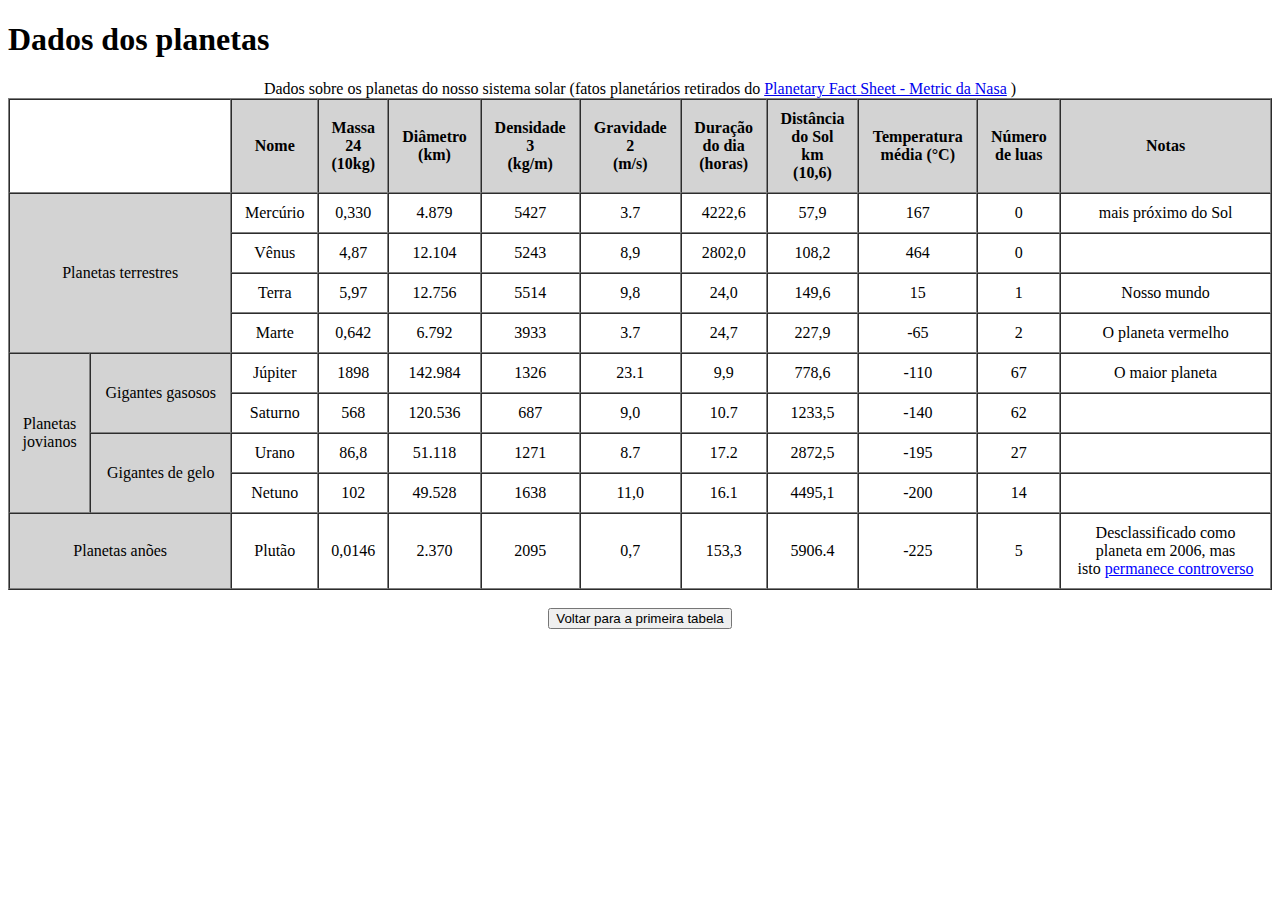
<file: Template_atividades/Atividades/Atividade 3/tabela5.html>
<!DOCTYPE html>
<html lang="en">

<head>
    <meta charset="UTF-8">
    <meta name="viewport" content="width=device-width, initial-scale=1.0">
    <title>Tabela 5</title>
</head>

<body>

    <h1>Dados dos planetas</h1>

    <center><span>Dados sobre os planetas do nosso sistema solar (fatos planetários retirados do <a href="#">Planetary
                Fact Sheet - Metric da Nasa</a> )</span></center>

    <table border="1" align="center" cellpadding="10" width="100%" cellspacing="0">
        <tr align="center" bgcolor="lightgray">
            <th colspan="2" bgcolor="white"></th>
            <th>Nome</th>
            <th>Massa<br><span>24</span><br>(10kg)</th>
            <th>Diâmetro<br>(km)</th>
            <th>Densidade<br><span>3</span><br>(kg/m)</th>
            <th>Gravidade<br><span>2</span><br>(m/s)</th>
            <th>Duração<br>do dia<br>(horas)</th>
            <th>Distância<br>do Sol<br><span>km</span><br>(10,6)</th>
            <th>Temperatura<br>média (°C)</th>
            <th>Número<br>de luas</th>
            <th>Notas</th>
        </tr>
        <tr align="center">
            <td rowspan="4" colspan="2" bgcolor="lightgray">Planetas terrestres</td>
            <td>Mercúrio</td>
            <td>0,330</td>
            <td>4.879</td>
            <td>5427</td>
            <td>3.7</td>
            <td>4222,6</td>
            <td>57,9</td>
            <td>167</td>
            <td>0</td>
            <td>mais próximo do Sol</td>
        </tr>
        <tr align="center">
            <td>Vênus</td>
            <td>4,87</td>
            <td>12.104</td>
            <td>5243</td>
            <td>8,9</td>
            <td>2802,0</td>
            <td>108,2</td>
            <td>464</td>
            <td>0</td>
            <td></td>
        </tr>
        <tr align="center">
            <td>Terra</td>
            <td>5,97</td>
            <td>12.756</td>
            <td>5514</td>
            <td>9,8</td>
            <td>24,0</td>
            <td>149,6</td>
            <td>15</td>
            <td>1</td>
            <td>Nosso mundo</td>
        </tr>
        <tr align="center">
            <td>Marte</td>
            <td>0,642</td>
            <td>6.792</td>
            <td>3933</td>
            <td>3.7</td>
            <td>24,7</td>
            <td>227,9</td>
            <td>-65</td>
            <td>2</td>
            <td>O planeta vermelho</td>
        </tr>
        <tr align="center">
            <td rowspan="4" bgcolor="lightgray">Planetas<br>jovianos</td>
            <td rowspan="2" bgcolor="lightgray">Gigantes gasosos</td>
            <td>Júpiter</td>
            <td>1898</td>
            <td>142.984</td>
            <td>1326</td>
            <td>23.1</td>
            <td>9,9</td>
            <td>778,6</td>
            <td>-110</td>
            <td>67</td>
            <td>O maior planeta</td>
        </tr>
        <tr align="center">
            <td>Saturno</td>
            <td>568</td>
            <td>120.536</td>
            <td>687</td>
            <td>9,0</td>
            <td>10.7</td>
            <td>1233,5</td>
            <td>-140</td>
            <td>62</td>
            <td></td>
        </tr>
        <tr align="center">
            <td rowspan="2" bgcolor="lightgray">Gigantes de gelo</td>
            <td>Urano</td>
            <td>86,8</td>
            <td>51.118</td>
            <td>1271</td>
            <td>8.7</td>
            <td>17.2</td>
            <td>2872,5</td>
            <td>-195</td>
            <td>27</td>
            <td></td>
        </tr>
        <tr align="center">
            <td>Netuno</td>
            <td>102</td>
            <td>49.528</td>
            <td>1638</td>
            <td>11,0</td>
            <td>16.1</td>
            <td>4495,1</td>
            <td>-200</td>
            <td>14</td>
            <td></td>
        </tr>
        <tr align="center">
            <td colspan="2" bgcolor="lightgray" align="center">Planetas anões</td>
            <td>Plutão</td>
            <td>0,0146</td>
            <td>2.370</td>
            <td>2095</td>
            <td>0,7</td>
            <td>153,3</td>
            <td>5906.4</td>
            <td>-225</td>
            <td>5</td>
            <td>Desclassificado como<br>planeta em 2006, mas<br>isto <font color="blue"><u>permanece controverso</u>
                </font>
            </td>
        </tr>
    </table>

    <br>
    <center>
        <a href="index.html"><input type="button" value="Voltar para a primeira tabela"></a>
    </center>

</body>

</html>
</file>
<file: Template_atividades/index_style.css>
@font-face {
    font-family: 'newFont';
    src: url('assets/fonts/VarelaRound-Regular.ttf');
}

* {
    margin: 0;
    padding: 0;
    box-sizing: border-box;
    font-family: newFont;
}

html,
body {
    height: 100%;
    margin: 0 auto;
    background-color: rgb(55, 55, 55);
}

/*
.header {
    width: 100%;
    height: 50px;
    background-color: white;
    margin-bottom: 20px;
}
*/

.main {
    width: 90%;
    border-radius: 50px;
    margin: 0 auto;
    margin-bottom: 10px;
    padding: 50px;
    background-color: rgb(88, 88, 88);
}

.background {
    position: relative;
    width: 100%;
    height: 400px;
    border-radius: 50px;
    background-image: url('assets/images/banner-bg.jpg');
    background-position: center;
    background-size: cover;
    transition: 0.3s;
}

.background .img-perfil {
    position: absolute;
    width: 110px;
    height: 110px;
    background-image: url('assets/images/img-perfil.png');
    background-size: contain;
    top: 30px;
    left: 40px;
    border-radius: 180px;
    border: 5px solid #ee4a83;
}

.background h3,
.background span,
.background>h3>span {
    position: relative;
    top: 55%;
    transform: translateY(-55%);
    margin-left: 40px;
    font-size: 40px;
    color: white;
}

.background>span {
    color: white;
    position: absolute;
    top: 90px;
    left: 130px;
    font-size: 25px;
}

.background>h3>span {
    margin-left: 0;
    color: #ee4a83;
}

.section>h2 {
    margin: 20px 0;
    color: rgb(255, 255, 255);
}

.content {
    border-radius: 50px;
    padding: 50px 20px;
    display: flex;
    flex-wrap: wrap;
    justify-content: space-evenly;
    margin: 0 auto;
    width: 100%;
    height: 600px;
    background-color: rgb(55, 55, 55);
}

.content div {
    border-radius: 20px;
    display: inline-block;
    width: 300px;
    height: 200px;
    background-color: rgb(88, 88, 88);
    background-size: cover;
    background-position: center;
    padding-bottom: 20px;
}

.content div>h2 {
    margin-left: 15px;
    color: white;
    font-weight: normal;
}

.content>div>a>div {
    width: 90%;
    height: 90%;
    margin-left: 50%;
    transform: translateX(-50%);
    background-color: rgb(150, 150, 150);
    transition: 0.3s;
    border: 1px solid black;
}

.content>div>a>div:hover {
    width: 100%;
    height: calc(100% + 30px);
    margin-top: -30px;
    transition: 0.3s;
}

.content .div1 .image-content {
    background-image: url('assets/images/Atividade1-img.avif');
}

.content .div2 .image-content {
    background-image: url('assets/images/Atividade2-img.avif');
}

.content .div3 .image-content {
    background-image: url('assets/images/Atividade3-img.avif');
}

.content .div4 .image-content {
    background-image: url('assets/images/Atividade4-img.avif');
}

.content .div5 .image-content {
    background-image: url('assets/images/Atividade5.png');
}

.content .div6 .image-content {
    background-image: url('assets/images/Atividade6.png');
}

.footer {
    padding: 15px 0;
    margin: 0 auto;
    width: 400px;
    height: 45px;
    text-align: center;
    font-size: 15px;
    background-color: #e75e8d;
    color: black;
    border-radius: 25px;
}

@media screen and (max-width:1200px) {

    .content {
        height: 700px;
    }

    .content div {
        display: block;
        width: 48%;
        height: 200px;
        padding-bottom: 30px;
        margin-bottom: 10px;
    }
}

@media screen and (max-width:890px) {
    .background {
        background-position: -350px;
        transition: 0.3s;
    }

    .background>h3>span {
        font-size: 35px;
    }

    .content {
        padding: 0 20px;
        height: 2370px;
    }

    .content div {
        display: block;
        width: 100%;
        height: 350px;
        padding-bottom: 30px;
        margin: 20px 0;
    }

}

@media screen and (max-width:730px) {

    .background {
        background-position: -500px;
        transition: 0.3s;
    }

    .background > h3 > span{
        font-size: 20px;
    }
}
</file>
<file: Template_atividades/Atividades/Atividade 2 - Curriculo/index_style.css>
*{
    margin: 0;
    padding: 0;
    box-sizing: border-box;
    font-family: 'Saira Extra Condensed', sans-serif;
    list-style-position: inside;
}

html,body{
    height: 100%;
}

.parent{
    display: flex;
}

.sidebar{
    width: 20%;
    height: 100%;
    position: fixed;
    background-color: #512679;
}

.sidebar-pos{
    position: absolute;
    top: 50%;
    transform: translateY(-50%);
}

.img-sidebar{
    text-align: center;
}

.img-sidebar img{
    text-align: center;
    width: 80%;
    max-width: 100%;
    border-radius: 50%;
    border: 8px solid #874fb7;
}

.menu{
    margin: 20px 0;
    text-align: center;
    position: relative;
    left: -5px;
}

.menu a, .menu span{
    display: block;
    margin-top: 20px;
    margin-left: 10%;
    color: rgba(255, 255, 255, 0.5);
    text-decoration: none;
}

.menu a:hover, .menu span{
    color: white;
}

.content{
    position: absolute;
    left: 20%;
    width: 80%;
    height: 100%;
    overflow-y: auto;
    padding: 0 3%;
}

.content h2{
    color: #343a40;
    font-size: 46px;
}

.content h2 span,
.content h3 a{
    color: #874fb7;
    text-decoration: none;
}

.content h3 a:hover{
    color: rgb(105, 30, 175);
}

.content h3{
    margin: 15px 0;
    color: #6c757d;
    font-size: 23px;
}

.content p, li, .skills{
    font-size: 20px;
}

section.description{
    position: relative;
    top: 50px;
}

.insta, .face, .git{
    display: inline-block;
    text-align: center;
    margin: 20px 50px 0 0;
}

.icons img{
    width: 45px;
    height: 45px;
}

.sub-title{
    font-size: 23px;
    margin-top: 20px;
}

.skills{
    width: 75%;
    padding-bottom: 15px;
    display: flex;
    flex-wrap: wrap;
    justify-content: space-between
    ;
}
</file>
<file: Template_atividades/Atividades/Atividade 6 - Layout/index_style.css>
* {
    margin: 0;
    padding: 0;
    box-sizing: border-box;
    font-family: 'Franklin Gothic Medium', 'Arial Narrow', Arial, sans-serif;
}

html,
body {
    height: 100%;
}

.container {
    height: 100%;
    background-color: gray;
}

header {
    padding: 0 10%;
    display: flex;
    flex-direction: row;
    padding-top: 10px;
    justify-content: space-between;
    max-width: 2000px;
    width: 100%;
    height: 100px;
    background-color: rgb(44, 44, 44);
}

header .logo {
    width: 170px;
    height: 75px;
    /*background-color: blue;*/
    background-image: url('assets/logo-danki.png');
    background-size: cover;
    background-position: center;
}

header .pages ul li {
    margin: 25px 15px;
    float: left;
    list-style-type: none;
    font-size: 17px;
}

.pages ul li a {
    color: white;
    text-decoration: none;
}

section {
    padding: 0 10%;
    display: flex;
    flex-direction: row;
    gap: 200px;
    padding-top: 40px;
    background-color: rgb(234, 234, 234);
    height: 300px;
}

section .resumo {
    display: flex;
    flex-direction: column;
    flex-wrap: wrap;
    gap: 15px;
    justify-content: space-around;
    flex-grow: 1;
    height: 220px;
    /*background-color: orange;*/
}

section .resumo p {
    color: rgb(78, 78, 78);
}

.resumo button,
.content button {
    width: 130px;
    height: 35px;
    border-radius: 5px;
    border: 0;
    color: white;
    font-size: 15px;
    background-color: orange;
}

.resumo button:hover,
.content button:hover{
    cursor: pointer;
}

section .banner {
    display: flex;
    height: 220px;
    flex-grow: 100;
    background-color: rgb(235, 13, 235);
    background-image: url('assets/banner-danki.jpeg');
    background-size: cover;
    background-position: center;
}

main {
    padding: 50px 10%;
    background-color: white;
    width: 100%;
    height: 600px;
}

main h2 {
    margin: 20px 0;
}

.content {
    display: flex;
    flex-direction: row;
    gap: 200px;
    /*background-color: red;*/
}

.content .bloco-1,
.bloco-2,
.bloco-3 {
    display: flex;
    flex-direction: column;
    gap: 30x;
    width: 33.33%;
}

.img-1,
.img-2,
.img-3 {
    height: 300px;
    background-color: rgb(44, 44, 44);
}

.content h3 {
    margin-top: 10px;
}

.content p {
    font-size: 14px;
    margin: 15px 0;
}

.final-section {
    padding: 10px 10%;
    display: flex;
    flex-direction: row;
    gap: 50px;
    height: 270px;
    background-color: rgb(44, 44, 44);
    color: white;
}

.final-section .posts {
    display: flex;
    flex-direction: column;
    gap: 10px;
    flex-grow: 1;
    /*background-color: green;*/
}

.posts .dates {
    display: flex;
    flex-direction: column;
    justify-content: space-between;
    gap: 10px;
    height: 100%;
    /*background-color: orange;*/
}

.dates .date-1,
.date-2,
.date-3 {
    display: flex;
    flex-direction: row;
    gap: 5px;
    align-items: center;
}

.dates .img {
    width: 60px;
    height: 60px;
    background-image: url('assets/ios-calendar-icon-17.jpg');
    background-size: cover;
    background-position: center;
}

.about {
    display: flex;
    flex-direction: column;
    gap: 10px;
    flex-grow: 2;
}



.social {
    display: flex;
    flex-direction: column;
    gap: 10px;
    flex-grow: 1;
}

.columns-connected {
    display: flex;
    flex-direction: column;
    gap: 15px;
    justify-content: center;
    height: 100%;
    /*background-color: orange;*/
}

.facebook,
.twitter,
.rss,
.google {
    display: flex;
    flex-direction: row;
    gap: 10px;
    align-items: center;
}

.face-img,
.twt-img,
.rss-img,
.google-img {
    width: 30px;
    height: 30px;
    /*background-color: red;*/
}

.face-img {
    background-image: url('assets/facebook.png');
    background-size: cover;
}

.twt-img {
    background-image: url('assets/twitter.png');
    background-size: cover;
}

.rss-img {
    background-image: url('assets/rss.png');
    background-size: cover;
}

.google-img {
    background-image: url('assets/google.png');
    background-size: cover;
}

.columns-connected a {
    color: white;
    text-decoration: none;
}

footer {
    display: flex;
    justify-content: center;
    align-items: center;
    height: 90px;
}

footer h3 {
    font-weight: lighter;
}
</file>
<file: Template_atividades/Atividades/Atividade 5 - Flexbox/At1/index_style.css>
*{
    margin: 0;
}

html, body{
    height: 100%;
}

div{
    border-radius: 15px;
}

.container{
    display: flex;
    flex-direction: column;
    gap: 15px;
    position: relative;
    top: 40%;
    left: 50%;
    transform: translate(-50%, -50%);
    width: 70%;
    height: 70%;
    padding: 20px;
    background-color: gray;
}

.aside{
    position: relative;
    display: flex;
    flex-direction: column;
    flex-grow: 1;
    gap: 15px;
}

.content{
    display: flex;
    flex-direction: row;
    flex-grow: 3;
    gap: 15px;
}

.d1{
    width: 100%;
    height: 60%;
    background-color: purple;
}

.d2{
    width: 100%;
    height: 40%;
    background-color: blue;
}

.d3{
    flex-grow: 2;
    height: 100%;
    background-color: dodgerblue;
}

.d4{
    flex-grow: 1;
    height: 100%;
    background-color: greenyellow;
}

.footer{
    display: flex;
    flex-grow: 1;
    background-color: red;
    gap: 15px;
}

a{
    position: relative;
    display: flex;
    justify-content: center;
    align-items: center;
    top: 60px;
    margin: 0 auto;
    width: 100px;
    height: 60px;
    background-color: rgb(155, 155, 155);
    color: black;
    font-size: 18px;
    font-weight: bold;
    font-family: Arial, Helvetica, sans-serif;
    text-decoration: none;
    border-radius: 10px;
}
</file>
<file: Template_atividades/Atividades/Atividade 5 - Flexbox/At2/index_style.css>
*{
    margin: 0;
    box-sizing: border-box;
    font-family: Arial, Helvetica, sans-serif;
    font-weight: bold;
    color: black;
}

html, body{
    height: 100%;
}

div{
    border-radius: 10px;
}

.container{
    position: relative;
    top: 40%;
    left: 50%;
    transform: translate(-50%, -50%);
    padding: 10px;
    display: flex;
    flex-direction: column;
    background-color: gray;
    width: 80%;
    height: 70%;
    gap: 10px;
}

.header{
    display: flex;
    padding: 10px;
    background-color: dodgerblue;
    width: 100%;
    flex-grow: 1;
    align-items: center;
}

.content{
    display: flex;
    background-color: white;
    width: 100%;
    flex-grow: 4;
    gap: 10px;
}

.main{
    padding: 10px;
    display: flex;
    flex-direction: row;
    flex-wrap: wrap;
    align-content: stretch;
    background-color: aquamarine;
    height: 100%;
    flex-grow: 1;
    gap: 10px;
}


.main .block{
    display: flex;
    flex-direction: row;
    align-items: center;
    width: 100%;
    
    background-color: orange;
}


.main .item{
    display: flex;
    flex-wrap: wrap;
    align-items: center;
    align-content: center;
    width: 11%;
    background-color: white;
    
}

.sidebar{
    padding: 37px 0 0 10px;
    display: flex;
    background-color: coral;
    height: 100%;
    flex-grow: 1;
    align-items: baseline;
}

.footer{
    padding: 10px;
    display: flex;
    background-color: dodgerblue;
    width: 100%;
    flex-grow: 1;
    align-items: center;
}

a{
    position: relative;
    display: flex;
    justify-content: center;
    align-items: center;
    top: 60px;
    margin: 0 auto;
    width: 100px;
    height: 60px;
    background-color: rgb(155, 155, 155);
    color: black;
    font-size: 18px;
    font-family: Arial, Helvetica, sans-serif;
    text-decoration: none;
    border-radius: 10px;
}
</file>
<file: Template_atividades/Atividades/Atividade 5 - Flexbox/At3/index_style.css>
*{
    margin: 0;
    box-sizing: border-box;
}

html, body{
    height: 100%;
}

div{
    border-radius: 7px;
}

.container{
    position: relative;
    top: 40%;
    left: 50%;
    transform: translate(-50%, -50%);
    display: flex;
    flex-direction: column;
    gap: 10px;
    background-color: rgb(184, 249, 184);
    border: 3px solid green;
    width: 80%;
    height: 60%;
    padding: 10px;
}

.header{
    display: flex;
    flex-direction: row;
    flex-grow: 1;
    background-color: rgb(158, 218, 238);
    border: 3px solid blue;
    padding: 10px;
    gap: 10px;
}

.header .h1, .h2, .h3{
    display: flex;
    background-color: rgb(252, 207, 167);
    border: 3px solid rgb(255, 140, 0);
    flex-grow: 1;
    align-items: center;
    
}

.header .h2{
    padding: 5px;
    gap: 5px;
}

.h2 .h-f1, .h2 .h-f2{
    display: flex;
    flex-direction: row;
    flex-grow: 1;
    height: 100%;
    background-color: rgba(255, 0, 0, 0.417);
    border: 3px solid red;

}

.main{
    display: flex;
    flex-direction: row;
    flex-grow: 3;
    gap: 10px;
}

.content{
    display: flex;
    flex-grow: 1;
    background-color: rgb(252, 180, 192);
    border: 3px solid brown;
    
}

.aside{
    display: flex;
    flex-grow: 1;
    flex-direction: column;
    gap: 10px;
    
}

.aside .a-1, .a-2{
    display: flex;
    flex-grow: 1;
    background-color: rgb(252, 180, 192);
    border: 3px solid brown;
}

.footer{
    display: flex;
    flex-direction: row;
    flex-grow: 1;
    background-color: rgb(158, 218, 238);
    border: 3px solid blue;
    padding: 10px;
    gap: 10px;
}

.footer .f-1, .f-4{
    display: flex;
    background-color: rgb(102, 145, 159);
    border: 3px solid rgb(208, 60, 241);
    flex-grow: 2;
}

.footer .f-2, .f-3{
    display: flex;
    background-color: rgb(252, 207, 167);
    border: 3px solid rgb(255, 140, 0);
    flex-grow: 1;
}

a{
    position: relative;
    display: flex;
    justify-content: center;
    align-items: center;
    top: 95px;
    margin: 0 auto;
    width: 100px;
    height: 60px;
    background-color: rgb(155, 155, 155);
    color: black;
    font-size: 18px;
    font-weight: bold;
    font-family: Arial, Helvetica, sans-serif;
    text-decoration: none;
    border-radius: 10px;
}
</file>
